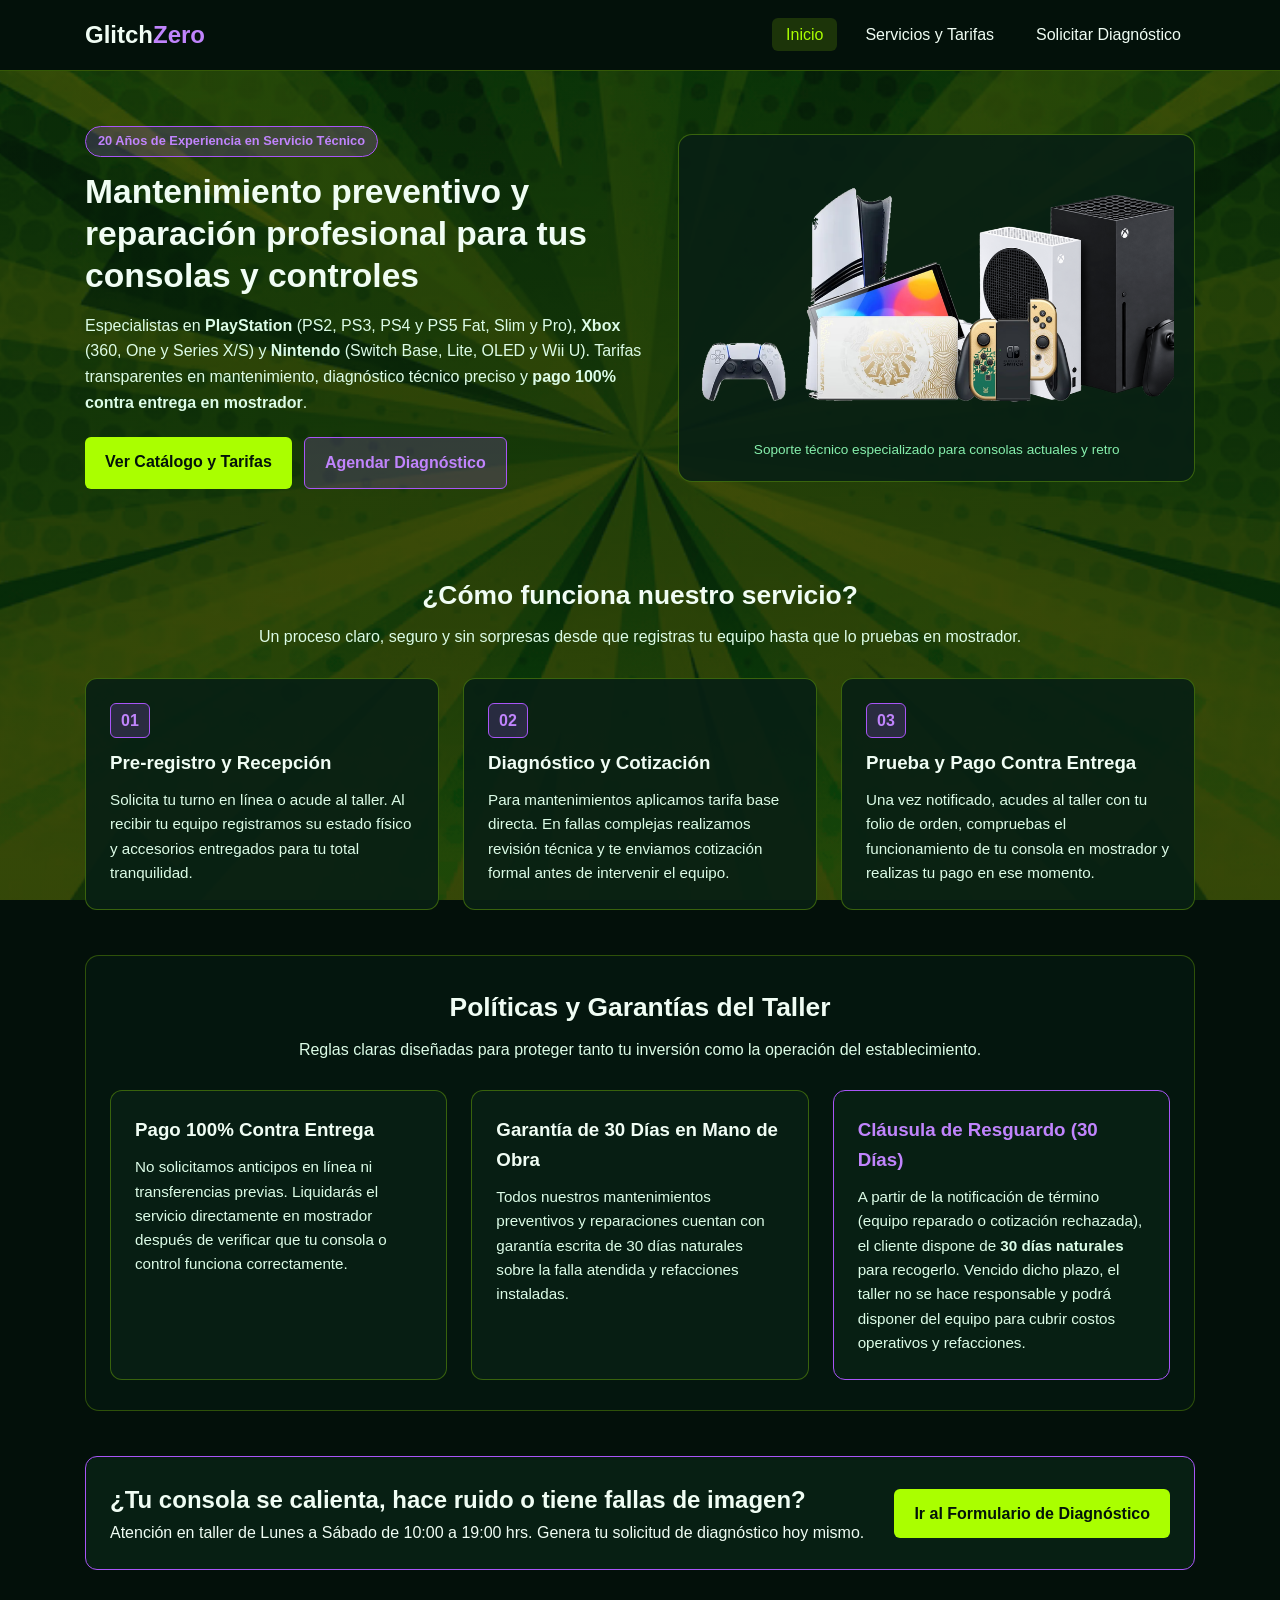
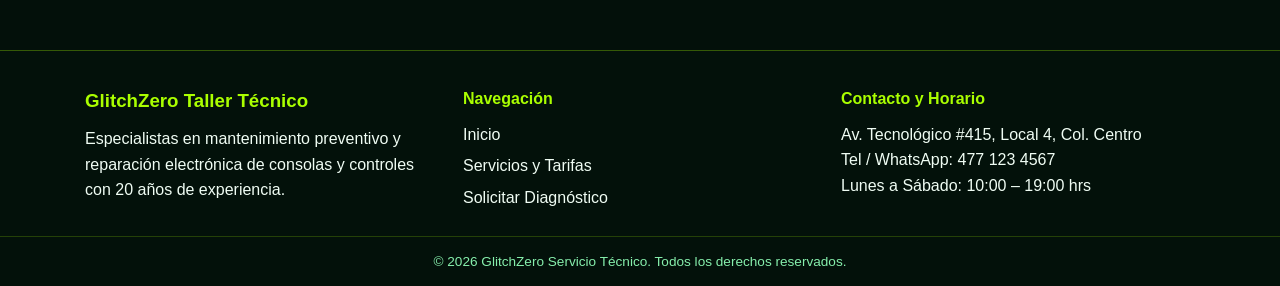
<file: index.html>
<!DOCTYPE html>
<html lang="es">
<head>
    <meta charset="UTF-8">
    <meta name="viewport" content="width=device-width, initial-scale=1.0">
    <meta name="description" content="GlitchZero - Taller especializado en mantenimiento preventivo, diagnóstico técnico y reparación de consolas PlayStation, Xbox y Nintendo.">
    <title>GlitchZero | Taller de Reparación y Mantenimiento de Consolas</title>
    <link rel="stylesheet" href="css/styles.css">
</head>
<body>
    <header class="site-header">
        <nav class="navbar container" aria-label="Navegación principal">
            <a href="index.html" class="brand">Glitch<strong>Zero</strong></a>

            <button
                type="button"
                id="menu-toggle"
                class="menu-toggle"
                aria-label="Abrir menú de navegación"
                aria-expanded="false"
                aria-controls="nav-menu"
            >
                <span></span>
                <span></span>
                <span></span>
            </button>

            <ul id="nav-menu" class="nav-links container">
                <li><a href="index.html" class="nav-link active">Inicio</a></li>
                <li><a href="servicios.html" class="nav-link">Servicios y Tarifas</a></li>
                <li><a href="contacto.html" class="nav-link">Solicitar Diagnóstico</a></li>
            </ul>
        </nav>
    </header>

    <main>
        <section class="hero-section container">
            <article class="hero-content">
                <span class="badge">20 Años de Experiencia en Servicio Técnico</span>
                <h1>Mantenimiento preventivo y reparación profesional para tus consolas y controles</h1>
                <p>
                    Especialistas en <strong>PlayStation</strong> (PS2, PS3, PS4 y PS5 Fat, Slim y Pro),
                    <strong>Xbox</strong> (360, One y Series X/S) y <strong>Nintendo</strong> (Switch Base, Lite, OLED y Wii U).
                    Tarifas transparentes en mantenimiento, diagnóstico técnico preciso y
                    <strong>pago 100% contra entrega en mostrador</strong>.
                </p>
                <div class="hero-actions container">
                    <a href="servicios.html" class="btn btn-primary">Ver Catálogo y Tarifas</a>
                    <a href="contacto.html" class="btn btn-secondary">Agendar Diagnóstico</a>
                </div>
            </article>

            <figure class="hero-visual">
                <img src="img/consolas-hero.png" alt="Consolas PlayStation 5, Nintendo Switch OLED y Xbox Series X y S atendidas en GlitchZero">
                <figcaption>Soporte técnico especializado para consolas actuales y retro</figcaption>
            </figure>
        </section>

        <section class="section-block">
            <header class="section-header">
                <h2>¿Cómo funciona nuestro servicio?</h2>
                <p>Un proceso claro, seguro y sin sorpresas desde que registras tu equipo hasta que lo pruebas en mostrador.</p>
            </header>

            <div class="container">
                <article class="card">
                    <span class="step-number">01</span>
                    <h3>Pre-registro y Recepción</h3>
                    <p>
                        Solicita tu turno en línea o acude al taller. Al recibir tu equipo registramos su estado físico
                        y accesorios entregados para tu total tranquilidad.
                    </p>
                </article>

                <article class="card">
                    <span class="step-number">02</span>
                    <h3>Diagnóstico y Cotización</h3>
                    <p>
                        Para mantenimientos aplicamos tarifa base directa. En fallas complejas realizamos revisión
                        técnica y te enviamos cotización formal antes de intervenir el equipo.
                    </p>
                </article>

                <article class="card">
                    <span class="step-number">03</span>
                    <h3>Prueba y Pago Contra Entrega</h3>
                    <p>
                        Una vez notificado, acudes al taller con tu folio de orden, compruebas el funcionamiento
                        de tu consola en mostrador y realizas tu pago en ese momento.
                    </p>
                </article>
            </div>
        </section>

        <section class="section-block section-alt">
            <header class="section-header">
                <h2>Políticas y Garantías del Taller</h2>
                <p>Reglas claras diseñadas para proteger tanto tu inversión como la operación del establecimiento.</p>
            </header>

            <div class="container">
                <article class="card">
                    <h3>Pago 100% Contra Entrega</h3>
                    <p>
                        No solicitamos anticipos en línea ni transferencias previas. Liquidarás el servicio
                        directamente en mostrador después de verificar que tu consola o control funciona correctamente.
                    </p>
                </article>

                <article class="card">
                    <h3>Garantía de 30 Días en Mano de Obra</h3>
                    <p>
                        Todos nuestros mantenimientos preventivos y reparaciones cuentan con garantía escrita
                        de 30 días naturales sobre la falla atendida y refacciones instaladas.
                    </p>
                </article>

                <article class="card policy-highlight">
                    <h3>Cláusula de Resguardo (30 Días)</h3>
                    <p>
                        A partir de la notificación de término (equipo reparado o cotización rechazada), el cliente
                        dispone de <strong>30 días naturales</strong> para recogerlo. Vencido dicho plazo, el taller
                        no se hace responsable y podrá disponer del equipo para cubrir costos operativos y refacciones.
                    </p>
                </article>
            </div>
        </section>

        <aside class="cta-banner container">
            <div>
                <h2>¿Tu consola se calienta, hace ruido o tiene fallas de imagen?</h2>
                <p>Atención en taller de Lunes a Sábado de 10:00 a 19:00 hrs. Genera tu solicitud de diagnóstico hoy mismo.</p>
            </div>
            <a href="contacto.html" class="btn btn-primary">Ir al Formulario de Diagnóstico</a>
        </aside>
    </main>

    <footer class="site-footer">
        <div class="footer-content container">
            <article>
                <h3>GlitchZero Taller Técnico</h3>
                <p>Especialistas en mantenimiento preventivo y reparación electrónica de consolas y controles con 20 años de experiencia.</p>
            </article>

            <nav aria-label="Enlaces rápidos">
                <h4>Navegación</h4>
                <ul class="footer-links">
                    <li><a href="index.html">Inicio</a></li>
                    <li><a href="servicios.html">Servicios y Tarifas</a></li>
                    <li><a href="contacto.html">Solicitar Diagnóstico</a></li>
                </ul>
            </nav>

            <address>
                <h4>Contacto y Horario</h4>
                <p>Av. Tecnológico #415, Local 4, Col. Centro</p>
                <p>Tel / WhatsApp: <a href="tel:+524771234567">477 123 4567</a></p>
                <p>Lunes a Sábado: 10:00 – 19:00 hrs</p>
            </address>
        </div>
        <p class="footer-bottom">&copy; 2026 GlitchZero Servicio Técnico. Todos los derechos reservados.</p>
    </footer>

    <script src="js/main.js" defer></script>
</body>
</html>
</file>
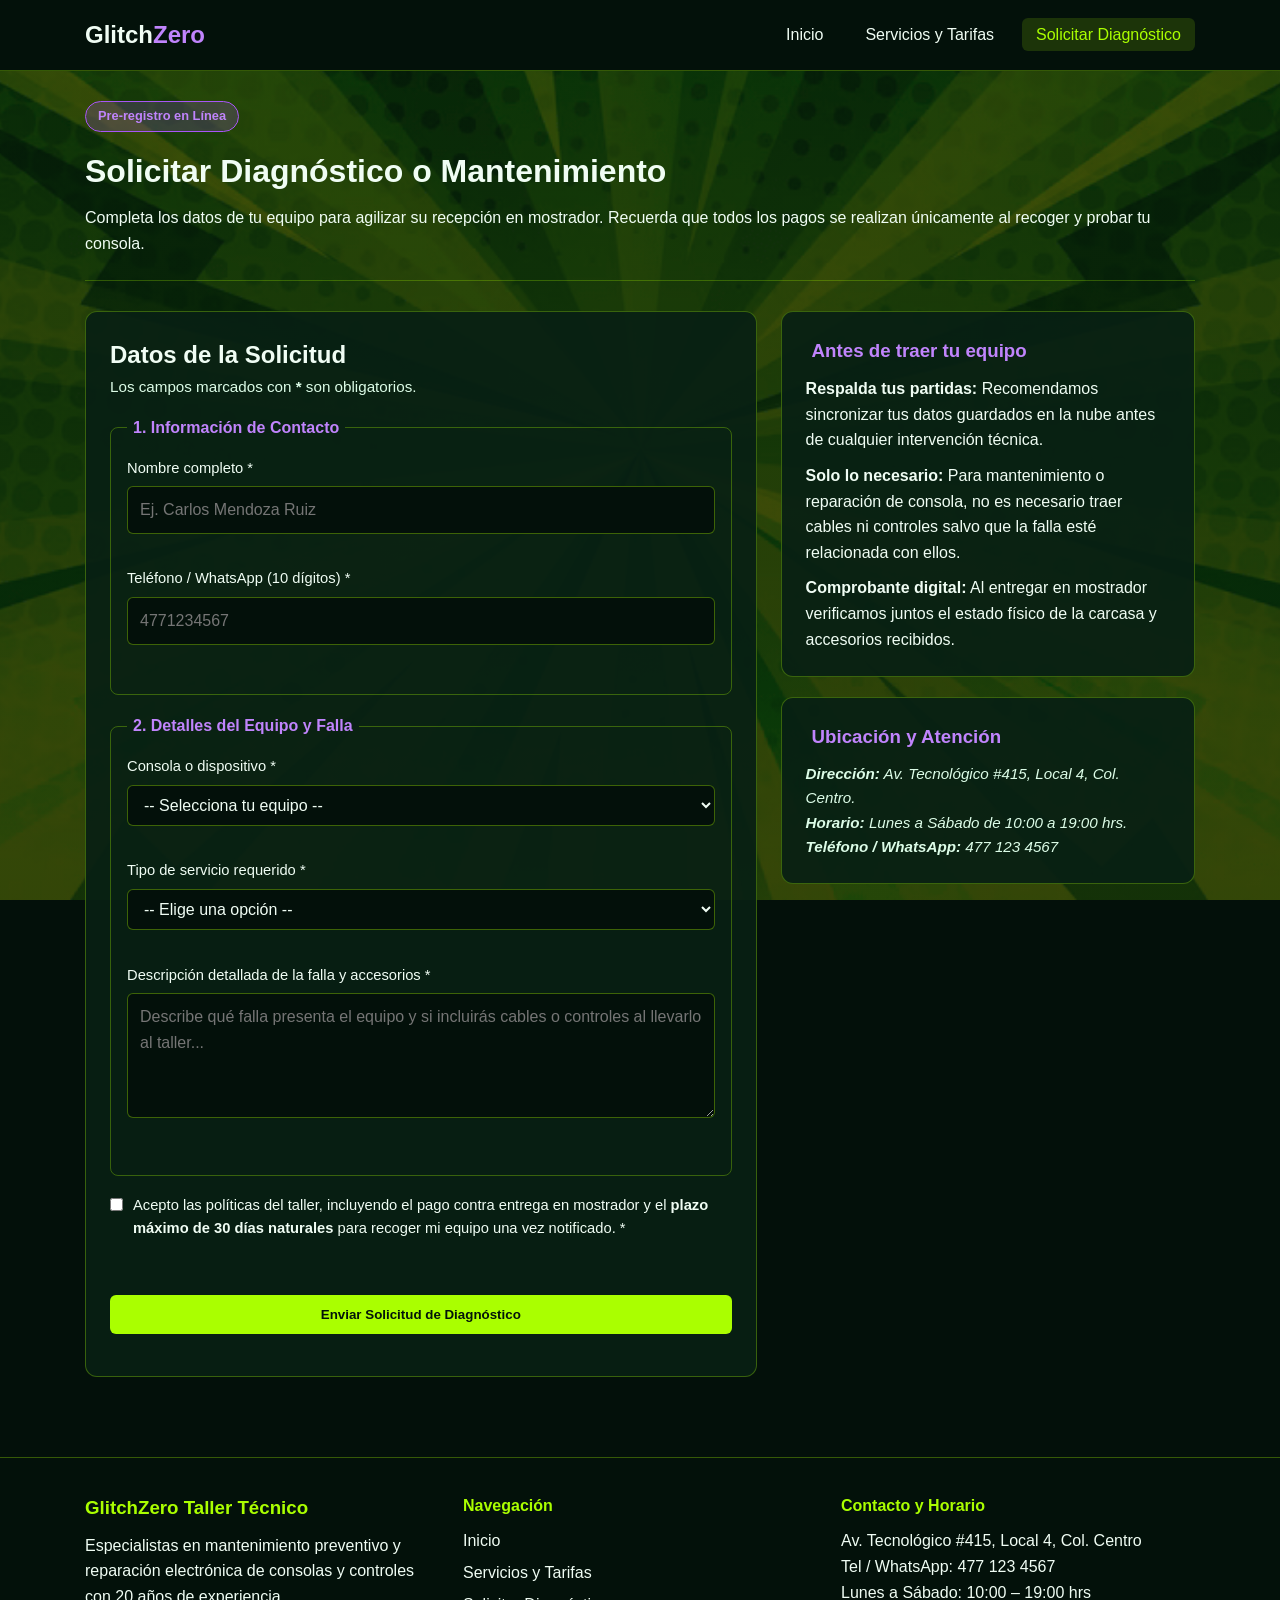
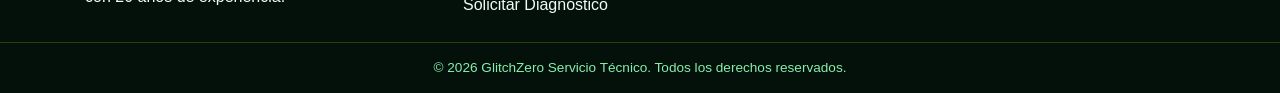
<file: contacto.html>
<!DOCTYPE html>
<html lang="es">
<head>
    <meta charset="UTF-8">
    <meta name="viewport" content="width=device-width, initial-scale=1.0">
    <meta name="description" content="Solicita tu diagnóstico técnico o mantenimiento preventivo en GlitchZero. Registra tu consola y consulta nuestras políticas de resguardo.">
    <title>GlitchZero | Solicitar Diagnóstico y Contacto</title>
    <link rel="stylesheet" href="css/styles.css">
</head>
<body>
    <header class="site-header">
        <nav class="navbar container" aria-label="Navegación principal">
            <a href="index.html" class="brand">Glitch<strong>Zero</strong></a>

            <button
                type="button"
                id="menu-toggle"
                class="menu-toggle"
                aria-label="Abrir menú de navegación"
                aria-expanded="false"
                aria-controls="nav-menu"
            >
                <span></span>
                <span></span>
                <span></span>
            </button>

            <ul id="nav-menu" class="nav-links container">
                <li><a href="index.html" class="nav-link">Inicio</a></li>
                <li><a href="servicios.html" class="nav-link">Servicios y Tarifas</a></li>
                <li><a href="contacto.html" class="nav-link active">Solicitar Diagnóstico</a></li>
            </ul>
        </nav>
    </header>

    <main>
        <section class="page-banner">
            <span class="badge">Pre-registro en Línea</span>
            <h1>Solicitar Diagnóstico o Mantenimiento</h1>
            <p>
                Completa los datos de tu equipo para agilizar su recepción en mostrador.
                Recuerda que todos los pagos se realizan únicamente al recoger y probar tu consola.
            </p>
        </section>

        <section class="contact-layout container">
            <article class="card form-container">
                <h2>Datos de la Solicitud</h2>
                <p class="form-hint">Los campos marcados con <strong>*</strong> son obligatorios.</p>

                <form id="diagnostic-form" action="#resultado-solicitud" method="post" novalidate>
                    <div id="form-alert" class="form-alert" role="alert" aria-live="polite"></div>

                    <fieldset class="form-fieldset">
                        <legend>1. Información de Contacto</legend>

                        <div class="form-group">
                            <label for="nombre">Nombre completo *</label>
                            <input type="text" id="nombre" name="nombre" placeholder="Ej. Carlos Mendoza Ruiz" minlength="3" maxlength="80" required>
                            <small class="error-message" id="error-nombre"></small>
                        </div>

                        <div class="form-group">
                            <label for="telefono">Teléfono / WhatsApp (10 dígitos) *</label>
                            <input type="tel" id="telefono" name="telefono" placeholder="4771234567" pattern="[0-9]{10}" maxlength="10" required>
                            <small class="error-message" id="error-telefono"></small>
                        </div>
                    </fieldset>

                    <fieldset class="form-fieldset">
                        <legend>2. Detalles del Equipo y Falla</legend>

                        <div class="form-group">
                            <label for="equipo">Consola o dispositivo *</label>
                            <select id="equipo" name="equipo" required>
                                <option value="" disabled selected>-- Selecciona tu equipo --</option>
                                <optgroup label="PlayStation">
                                    <option value="PlayStation 5 (Fat / Slim / Pro)">PlayStation 5 (Fat / Slim / Pro)</option>
                                    <option value="PlayStation 4 (Fat / Slim / Pro)">PlayStation 4 (Fat / Slim / Pro)</option>
                                    <option value="PlayStation 2 / PlayStation 3">PlayStation 2 / PlayStation 3</option>
                                </optgroup>
                                <optgroup label="Xbox">
                                    <option value="Xbox Series X / Series S">Xbox Series X / Series S</option>
                                    <option value="Xbox One (Fat / S / X)">Xbox One (Fat / S / X)</option>
                                    <option value="Xbox 360">Xbox 360</option>
                                </optgroup>
                                <optgroup label="Nintendo">
                                    <option value="Nintendo Switch OLED">Nintendo Switch OLED</option>
                                    <option value="Nintendo Switch Base / Lite">Nintendo Switch Base / Lite</option>
                                    <option value="Nintendo Wii U / GameCube">Nintendo Wii U / GameCube</option>
                                </optgroup>
                                <optgroup label="Controles y Accesorios">
                                    <option value="Control DualSense / DualShock">Control PS5 DualSense / DualShock</option>
                                    <option value="Control Xbox / Joy-Con">Control Xbox / Nintendo Joy-Con</option>
                                </optgroup>
                            </select>
                            <small class="error-message" id="error-equipo"></small>
                        </div>

                        <div class="form-group">
                            <label for="servicio">Tipo de servicio requerido *</label>
                            <select id="servicio" name="servicio" required>
                                <option value="" disabled selected>-- Elige una opción --</option>
                                <option value="Mantenimiento Preventivo ($450 - $650 MXN)">Mantenimiento Preventivo (Tarifa Base)</option>
                                <option value="Reparación de Drift en Control ($350 MXN)">Reparación de Drift en Control (Tarifa Base)</option>
                                <option value="Diagnóstico Puerto HDMI">Diagnóstico: Puerto HDMI dañado</option>
                                <option value="Diagnóstico Encendido / Fuente">Diagnóstico: No enciende o se apaga</option>
                                <option value="Diagnóstico Carga / Pantalla Switch / Wii U">Diagnóstico: Centro de carga o pantalla</option>
                                <option value="Otro Diagnóstico Técnico">Otra falla (Requiere revisión en taller)</option>
                            </select>
                            <small class="error-message" id="error-servicio"></small>
                        </div>

                        <div class="form-group">
                            <label for="descripcion">Descripción detallada de la falla y accesorios *</label>
                            <textarea id="descripcion" name="descripcion" rows="4" minlength="15" maxlength="500" placeholder="Describe qué falla presenta el equipo y si incluirás cables o controles al llevarlo al taller..." required></textarea>
                            <small class="error-message" id="error-descripcion"></small>
                        </div>
                    </fieldset>

                    <div class="form-group">
                        <div class="checkbox-group">
                            <input type="checkbox" id="politicas" name="politicas" required>
                            <label for="politicas">
                                Acepto las políticas del taller, incluyendo el pago contra entrega en mostrador y el
                                <strong>plazo máximo de 30 días naturales</strong> para recoger mi equipo una vez notificado. *
                            </label>
                        </div>
                        <small class="error-message" id="error-politicas"></small>
                    </div>

                    <button type="submit" class="btn btn-primary btn-full">Enviar Solicitud de Diagnóstico</button>
                </form>

                <output id="resultado-solicitud" aria-live="polite"></output>
            </article>

            <aside class="contact-aside">
                <article class="card">
                    <h3>Antes de traer tu equipo</h3>
                    <ul class="info-list">
                        <li><strong>Respalda tus partidas:</strong> Recomendamos sincronizar tus datos guardados en la nube antes de cualquier intervención técnica.</li>
                        <li><strong>Solo lo necesario:</strong> Para mantenimiento o reparación de consola, no es necesario traer cables ni controles salvo que la falla esté relacionada con ellos.</li>
                        <li><strong>Comprobante digital:</strong> Al entregar en mostrador verificamos juntos el estado físico de la carcasa y accesorios recibidos.</li>
                    </ul>
                </article>

                <article class="card">
                    <h3>Ubicación y Atención</h3>
                    <address>
                        <p><strong>Dirección:</strong> Av. Tecnológico #415, Local 4, Col. Centro.</p>
                        <p><strong>Horario:</strong> Lunes a Sábado de 10:00 a 19:00 hrs.</p>
                        <p><strong>Teléfono / WhatsApp:</strong> 477 123 4567</p>
                    </address>
                </article>
            </aside>
        </section>
    </main>

    <footer class="site-footer">
        <div class="footer-content container">
            <article>
                <h3>GlitchZero Taller Técnico</h3>
                <p>Especialistas en mantenimiento preventivo y reparación electrónica de consolas y controles con 20 años de experiencia.</p>
            </article>

            <nav aria-label="Enlaces rápidos">
                <h4>Navegación</h4>
                <ul class="footer-links">
                    <li><a href="index.html">Inicio</a></li>
                    <li><a href="servicios.html">Servicios y Tarifas</a></li>
                    <li><a href="contacto.html">Solicitar Diagnóstico</a></li>
                </ul>
            </nav>

            <address>
                <h4>Contacto y Horario</h4>
                <p>Av. Tecnológico #415, Local 4, Col. Centro</p>
                <p>Tel / WhatsApp: <a href="tel:+524771234567">477 123 4567</a></p>
                <p>Lunes a Sábado: 10:00 – 19:00 hrs</p>
            </address>
        </div>
        <p class="footer-bottom">&copy; 2026 GlitchZero Servicio Técnico. Todos los derechos reservados.</p>
    </footer>

    <script src="js/main.js" defer></script>
</body>
</html>
</file>
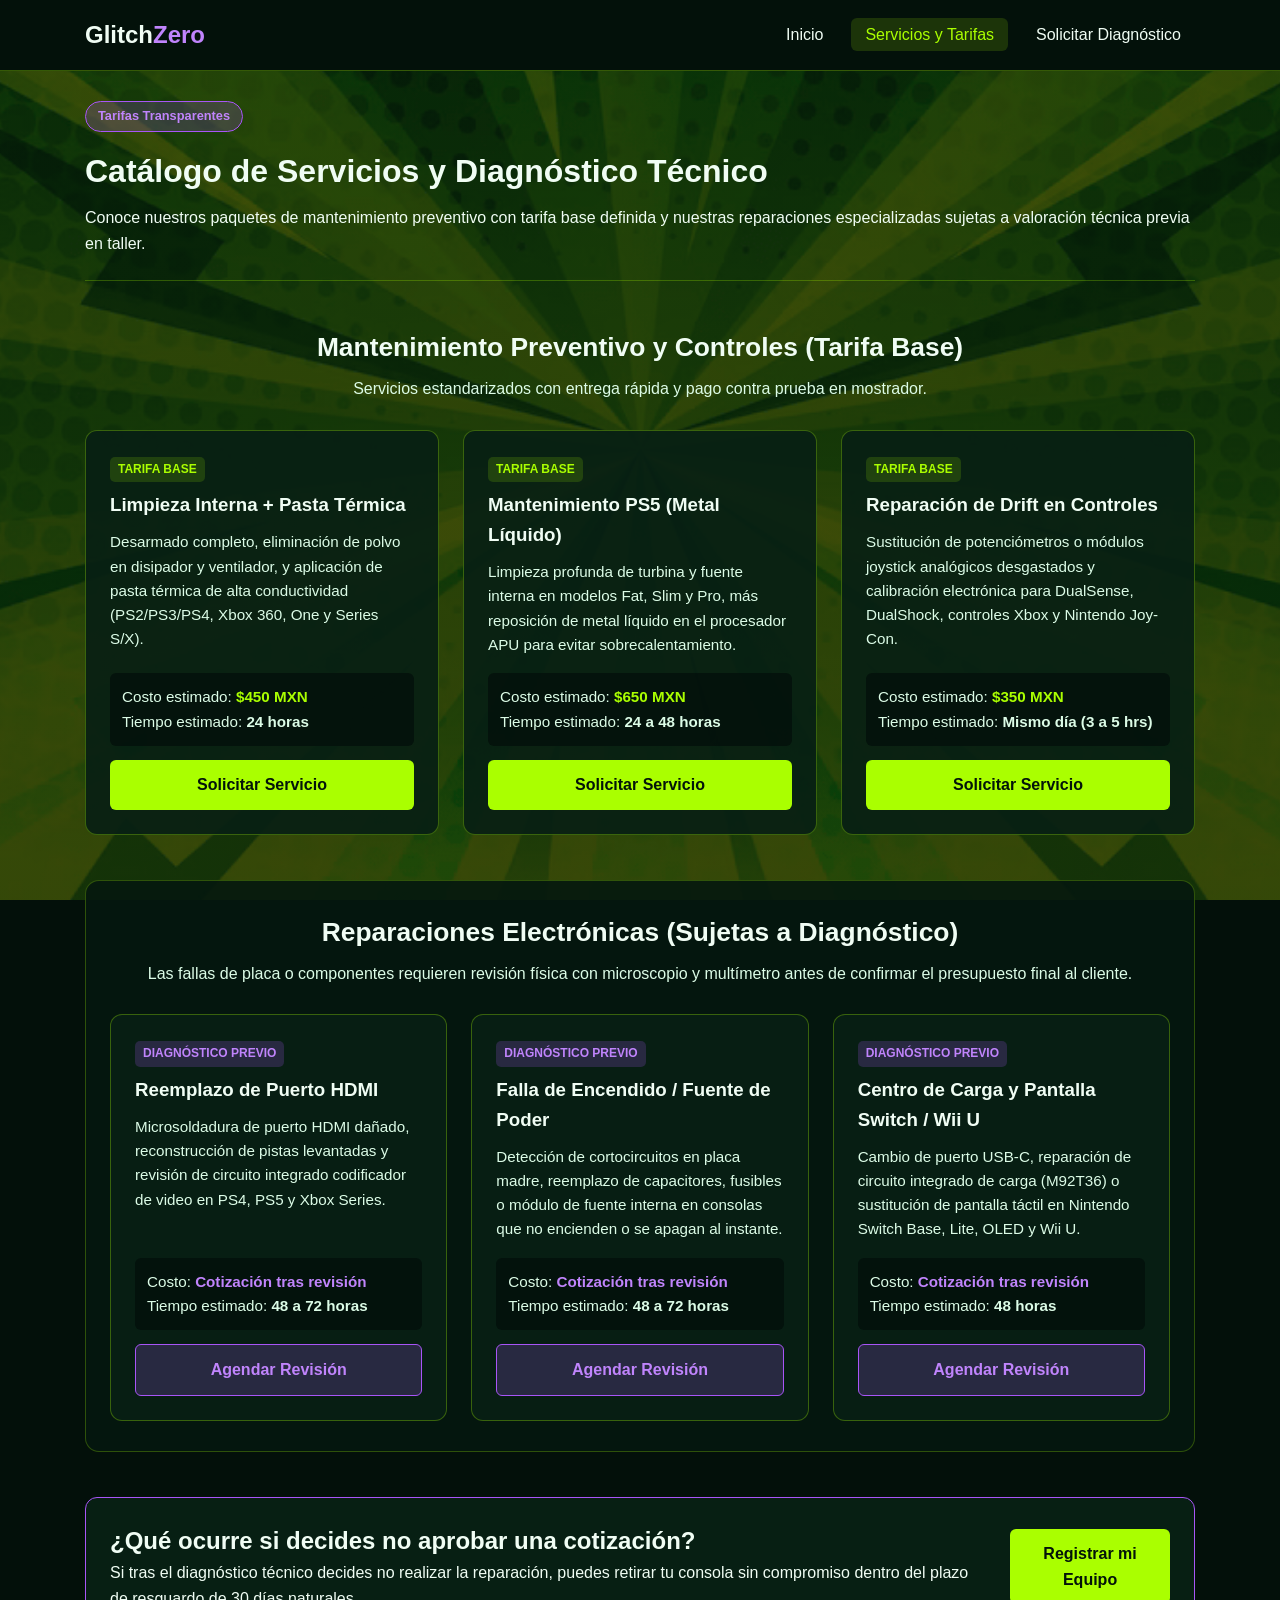
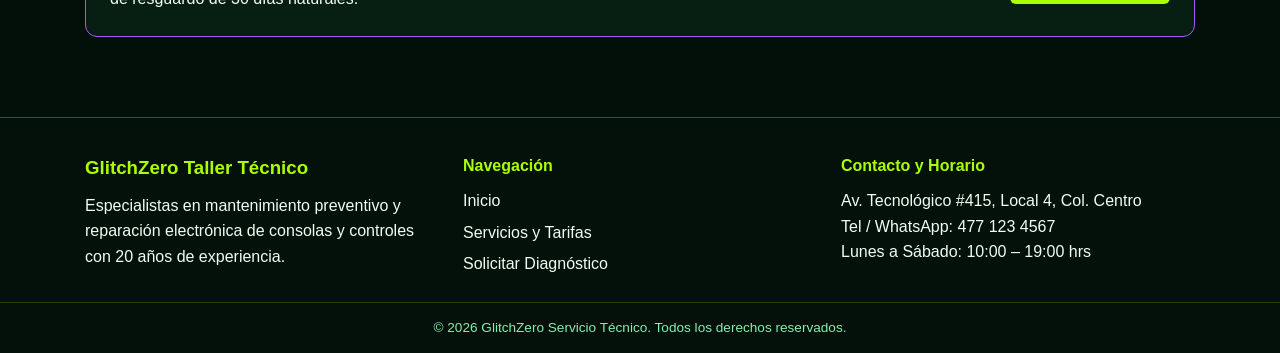
<file: servicios.html>
<!DOCTYPE html>
<html lang="es">
<head>
    <meta charset="UTF-8">
    <meta name="viewport" content="width=device-width, initial-scale=1.0">
    <meta name="description" content="Catálogo de servicios de mantenimiento con tarifas base y diagnósticos técnicos para consolas PlayStation, Xbox y Nintendo Switch en GlitchZero.">
    <title>GlitchZero | Catálogo de Servicios y Tarifas Base</title>
    <link rel="stylesheet" href="css/styles.css">
</head>
<body>
    <header class="site-header">
        <nav class="navbar container" aria-label="Navegación principal">
            <a href="index.html" class="brand">Glitch<strong>Zero</strong></a>

            <button
                type="button"
                id="menu-toggle"
                class="menu-toggle"
                aria-label="Abrir menú de navegación"
                aria-expanded="false"
                aria-controls="nav-menu"
            >
                <span></span>
                <span></span>
                <span></span>
            </button>

            <ul id="nav-menu" class="nav-links container">
                <li><a href="index.html" class="nav-link">Inicio</a></li>
                <li><a href="servicios.html" class="nav-link active">Servicios y Tarifas</a></li>
                <li><a href="contacto.html" class="nav-link">Solicitar Diagnóstico</a></li>
            </ul>
        </nav>
    </header>

    <main>
        <section class="page-banner">
            <span class="badge">Tarifas Transparentes</span>
            <h1>Catálogo de Servicios y Diagnóstico Técnico</h1>
            <p>
                Conoce nuestros paquetes de mantenimiento preventivo con tarifa base definida y nuestras
                reparaciones especializadas sujetas a valoración técnica previa en taller.
            </p>
        </section>

        <section class="section-block">
            <header class="section-header">
                <h2>Mantenimiento Preventivo y Controles (Tarifa Base)</h2>
                <p>Servicios estandarizados con entrega rápida y pago contra prueba en mostrador.</p>
            </header>

            <div class="container">
                <article class="card service-card">
                    <div>
                        <span class="service-tag tag-base">Tarifa Base</span>
                        <h3>Limpieza Interna + Pasta Térmica</h3>
                        <p>
                            Desarmado completo, eliminación de polvo en disipador y ventilador, y aplicación de
                            pasta térmica de alta conductividad (PS2/PS3/PS4, Xbox 360, One y Series S/X).
                        </p>
                    </div>
                    <div>
                        <div class="service-meta">
                            <p>Costo estimado: <strong class="price">$450 MXN</strong></p>
                            <p>Tiempo estimado: <strong>24 horas</strong></p>
                        </div>
                        <a href="contacto.html" class="btn btn-primary btn-full">Solicitar Servicio</a>
                    </div>
                </article>

                <article class="card service-card">
                    <div>
                        <span class="service-tag tag-base">Tarifa Base</span>
                        <h3>Mantenimiento PS5 (Metal Líquido)</h3>
                        <p>
                            Limpieza profunda de turbina y fuente interna en modelos Fat, Slim y Pro, más
                            reposición de metal líquido en el procesador APU para evitar sobrecalentamiento.
                        </p>
                    </div>
                    <div>
                        <div class="service-meta">
                            <p>Costo estimado: <strong class="price">$650 MXN</strong></p>
                            <p>Tiempo estimado: <strong>24 a 48 horas</strong></p>
                        </div>
                        <a href="contacto.html" class="btn btn-primary btn-full">Solicitar Servicio</a>
                    </div>
                </article>

                <article class="card service-card">
                    <div>
                        <span class="service-tag tag-base">Tarifa Base</span>
                        <h3>Reparación de Drift en Controles</h3>
                        <p>
                            Sustitución de potenciómetros o módulos joystick analógicos desgastados y calibración
                            electrónica para DualSense, DualShock, controles Xbox y Nintendo Joy-Con.
                        </p>
                    </div>
                    <div>
                        <div class="service-meta">
                            <p>Costo estimado: <strong class="price">$350 MXN</strong></p>
                            <p>Tiempo estimado: <strong>Mismo día (3 a 5 hrs)</strong></p>
                        </div>
                        <a href="contacto.html" class="btn btn-primary btn-full">Solicitar Servicio</a>
                    </div>
                </article>
            </div>
        </section>

        <section class="section-block section-alt">
            <header class="section-header">
                <h2>Reparaciones Electrónicas (Sujetas a Diagnóstico)</h2>
                <p>
                    Las fallas de placa o componentes requieren revisión física con microscopio y multímetro
                    antes de confirmar el presupuesto final al cliente.
                </p>
            </header>

            <div class="container">
                <article class="card service-card">
                    <div>
                        <span class="service-tag tag-diag">Diagnóstico Previo</span>
                        <h3>Reemplazo de Puerto HDMI</h3>
                        <p>
                            Microsoldadura de puerto HDMI dañado, reconstrucción de pistas levantadas y revisión
                            de circuito integrado codificador de video en PS4, PS5 y Xbox Series.
                        </p>
                    </div>
                    <div>
                        <div class="service-meta">
                            <p>Costo: <strong class="price-quote">Cotización tras revisión</strong></p>
                            <p>Tiempo estimado: <strong>48 a 72 horas</strong></p>
                        </div>
                        <a href="contacto.html" class="btn btn-secondary btn-full">Agendar Revisión</a>
                    </div>
                </article>

                <article class="card service-card">
                    <div>
                        <span class="service-tag tag-diag">Diagnóstico Previo</span>
                        <h3>Falla de Encendido / Fuente de Poder</h3>
                        <p>
                            Detección de cortocircuitos en placa madre, reemplazo de capacitores, fusibles o
                            módulo de fuente interna en consolas que no encienden o se apagan al instante.
                        </p>
                    </div>
                    <div>
                        <div class="service-meta">
                            <p>Costo: <strong class="price-quote">Cotización tras revisión</strong></p>
                            <p>Tiempo estimado: <strong>48 a 72 horas</strong></p>
                        </div>
                        <a href="contacto.html" class="btn btn-secondary btn-full">Agendar Revisión</a>
                    </div>
                </article>

                <article class="card service-card">
                    <div>
                        <span class="service-tag tag-diag">Diagnóstico Previo</span>
                        <h3>Centro de Carga y Pantalla Switch / Wii U</h3>
                        <p>
                            Cambio de puerto USB-C, reparación de circuito integrado de carga (M92T36) o
                            sustitución de pantalla táctil en Nintendo Switch Base, Lite, OLED y Wii U.
                        </p>
                    </div>
                    <div>
                        <div class="service-meta">
                            <p>Costo: <strong class="price-quote">Cotización tras revisión</strong></p>
                            <p>Tiempo estimado: <strong>48 horas</strong></p>
                        </div>
                        <a href="contacto.html" class="btn btn-secondary btn-full">Agendar Revisión</a>
                    </div>
                </article>
            </div>
        </section>

        <aside class="cta-banner container">
            <div>
                <h2>¿Qué ocurre si decides no aprobar una cotización?</h2>
                <p>
                    Si tras el diagnóstico técnico decides no realizar la reparación, puedes retirar tu consola
                    sin compromiso dentro del plazo de resguardo de 30 días naturales.
                </p>
            </div>
            <a href="contacto.html" class="btn btn-primary">Registrar mi Equipo</a>
        </aside>
    </main>

    <footer class="site-footer">
        <div class="footer-content container">
            <article>
                <h3>GlitchZero Taller Técnico</h3>
                <p>Especialistas en mantenimiento preventivo y reparación electrónica de consolas y controles con 20 años de experiencia.</p>
            </article>

            <nav aria-label="Enlaces rápidos">
                <h4>Navegación</h4>
                <ul class="footer-links">
                    <li><a href="index.html">Inicio</a></li>
                    <li><a href="servicios.html">Servicios y Tarifas</a></li>
                    <li><a href="contacto.html">Solicitar Diagnóstico</a></li>
                </ul>
            </nav>

            <address>
                <h4>Contacto y Horario</h4>
                <p>Av. Tecnológico #415, Local 4, Col. Centro</p>
                <p>Tel / WhatsApp: <a href="tel:+524771234567">477 123 4567</a></p>
                <p>Lunes a Sábado: 10:00 – 19:00 hrs</p>
            </address>
        </div>
        <p class="footer-bottom">&copy; 2026 GlitchZero Servicio Técnico. Todos los derechos reservados.</p>
    </footer>

    <script src="js/main.js" defer></script>
</body>
</html>
</file>
<file: css/styles.css>
* {
    box-sizing: border-box;
    margin: 0;
    padding: 0;
}

body {
    font-family: 'Segoe UI', Arial, sans-serif;
    color: #f0fdf4;
    line-height: 1.6;
    background:
        linear-gradient(rgba(3, 16, 10, 0.72), rgba(3, 16, 10, 0.82)),
        url('../img/fondo.png') center / cover no-repeat fixed #03100a;
}

img {
    max-width: 100%;
    height: auto;
    display: block;
}

a {
    color: inherit;
    text-decoration: none;
}

ul {
    list-style: none;
}

main {
    max-width: 1150px;
    margin: 0 auto;
    padding: 30px 20px;
}

/* Contenedor flexible principal */
.container {
    display: flex;
    gap: 24px;
}

/* Navegacion */
.site-header {
    position: sticky;
    top: 0;
    z-index: 1000;
    background-color: #03110a;
    border-bottom: 1px solid rgba(170, 255, 0, 0.3);
}

.navbar {
    max-width: 1150px;
    margin: 0 auto;
    padding: 16px 20px;
    align-items: center;
    justify-content: space-between;
    position: relative;
}

.brand {
    font-size: 1.5rem;
    font-weight: bold;
}

.brand strong {
    color: #c084fc;
}

.nav-links {
    gap: 14px;
}

.nav-link {
    padding: 8px 14px;
    border-radius: 6px;
}

.nav-link:hover,
.nav-link.active {
    background-color: rgba(170, 255, 0, 0.15);
    color: #aaff00;
}

/* Boton hamburguesa (oculto en escritorio) */
.menu-toggle {
    display: none;
    flex-direction: column;
    justify-content: space-between;
    width: 30px;
    height: 22px;
    background: transparent;
    border: none;
    cursor: pointer;
    padding: 0;
    z-index: 1001;
}

.menu-toggle span {
    display: block;
    width: 100%;
    height: 3px;
    background-color: #aaff00;
    border-radius: 3px;
    transition: transform 0.3s ease, opacity 0.3s ease;
}

.menu-toggle.active span:nth-child(1) {
    transform: translateY(9.5px) rotate(45deg);
}

.menu-toggle.active span:nth-child(2) {
    opacity: 0;
}

.menu-toggle.active span:nth-child(3) {
    transform: translateY(-9.5px) rotate(-45deg);
}

/* Botones y etiquetas */
.badge {
    display: inline-block;
    background-color: rgba(168, 85, 247, 0.2);
    color: #c084fc;
    border: 1px solid #a855f7;
    font-size: 0.8rem;
    font-weight: bold;
    padding: 4px 12px;
    border-radius: 20px;
    margin-bottom: 14px;
}

.btn {
    display: inline-block;
    padding: 12px 20px;
    border-radius: 6px;
    font-weight: bold;
    text-align: center;
    cursor: pointer;
    border: none;
}

.btn-primary {
    background-color: #aaff00;
    color: #031409;
}

.btn-primary:hover {
    background-color: #c4ff4d;
}

.btn-secondary {
    background-color: rgba(168, 85, 247, 0.2);
    color: #c084fc;
    border: 1px solid #a855f7;
}

.btn-secondary:hover {
    background-color: #a855f7;
    color: #ffffff;
}

.btn-full {
    width: 100%;
    margin-top: 14px;
}

/* Secciones y tarjetas */
.hero-section {
    align-items: center;
    padding: 25px 0 40px;
}

.hero-content {
    flex: 1.2;
}

.hero-content h1 {
    font-size: 2.1rem;
    line-height: 1.25;
    margin-bottom: 16px;
}

.hero-content p {
    color: #dcfce7;
    margin-bottom: 22px;
}

.hero-actions {
    gap: 12px;
}

.hero-visual {
    flex: 1;
    background-color: rgba(8, 32, 20, 0.9);
    border: 1px solid rgba(170, 255, 0, 0.3);
    border-radius: 14px;
    padding: 20px;
    text-align: center;
}

.hero-visual figcaption {
    margin-top: 10px;
    font-size: 0.85rem;
    color: #86efac;
}

.section-block {
    margin-top: 45px;
}

.section-alt {
    background-color: rgba(5, 24, 15, 0.9);
    border: 1px solid rgba(170, 255, 0, 0.25);
    border-radius: 14px;
    padding: 30px 24px;
}

.section-header {
    text-align: center;
    margin-bottom: 28px;
}

.section-header h2 {
    font-size: 1.65rem;
    margin-bottom: 8px;
}

.section-header p {
    color: #dcfce7;
}

.card {
    flex: 1;
    background-color: rgba(8, 32, 20, 0.92);
    border: 1px solid rgba(170, 255, 0, 0.3);
    border-radius: 12px;
    padding: 24px;
}

.card h3 {
    margin-bottom: 10px;
}

.card p {
    color: #dcfce7;
    font-size: 0.95rem;
}

.step-number {
    display: inline-block;
    color: #c084fc;
    background-color: rgba(168, 85, 247, 0.2);
    border: 1px solid #a855f7;
    font-weight: bold;
    padding: 4px 10px;
    border-radius: 6px;
    margin-bottom: 10px;
}

.policy-highlight {
    border-color: #a855f7;
}

.policy-highlight h3 {
    color: #c084fc;
}

.cta-banner {
    margin-top: 45px;
    background-color: rgba(8, 32, 20, 0.94);
    border: 1px solid #a855f7;
    border-radius: 12px;
    padding: 24px;
    align-items: center;
    justify-content: space-between;
}

/* Catalogo de servicios */
.page-banner {
    padding-bottom: 24px;
    border-bottom: 1px solid rgba(170, 255, 0, 0.25);
}

.page-banner h1 {
    font-size: 2rem;
    margin-bottom: 8px;
}

.service-card {
    display: flex;
    flex-direction: column;
    justify-content: space-between;
}

.service-tag {
    display: inline-block;
    font-size: 0.75rem;
    font-weight: bold;
    text-transform: uppercase;
    padding: 3px 8px;
    border-radius: 5px;
    margin-bottom: 8px;
}

.tag-base {
    background-color: rgba(170, 255, 0, 0.15);
    color: #aaff00;
}

.tag-diag {
    background-color: rgba(168, 85, 247, 0.2);
    color: #c084fc;
}

.service-meta {
    margin-top: 16px;
    padding: 12px;
    background-color: rgba(3, 16, 10, 0.8);
    border-radius: 6px;
}

.price {
    color: #aaff00;
}

.price-quote {
    color: #c084fc;
}

/* Formulario y contacto */
.contact-layout {
    margin-top: 30px;
    align-items: flex-start;
}

.form-container {
    flex: 1.5;
}

.contact-aside {
    flex: 1;
    display: flex;
    flex-direction: column;
    gap: 20px;
}

.form-hint {
    color: #86efac;
    font-size: 0.9rem;
    margin-bottom: 16px;
}

.form-fieldset {
    border: 1px solid rgba(170, 255, 0, 0.3);
    border-radius: 8px;
    padding: 16px;
    margin-bottom: 18px;
}

.form-fieldset legend,
.contact-aside h3 {
    color: #c084fc;
    font-weight: bold;
    padding: 0 6px;
}

.form-group {
    margin-bottom: 14px;
}

.form-group label {
    display: block;
    margin-bottom: 6px;
    font-size: 0.92rem;
}

input[type="text"],
input[type="tel"],
select,
textarea {
    width: 100%;
    padding: 10px 12px;
    background-color: #03100a;
    border: 1px solid rgba(170, 255, 0, 0.35);
    border-radius: 6px;
    color: #f0fdf4;
    font: inherit;
    transition: border-color 0.25s ease, background-color 0.25s ease;
}

select option,
select optgroup {
    background-color: #03100a;
    color: #f0fdf4;
}

input:focus,
select:focus,
textarea:focus {
    outline: none;
    border-color: #aaff00;
}

.checkbox-group {
    display: flex;
    gap: 10px;
    align-items: flex-start;
}

.checkbox-group input {
    margin-top: 4px;
    accent-color: #aaff00;
}

.info-list {
    display: flex;
    flex-direction: column;
    gap: 10px;
    margin-top: 10px;
}

/* Estados visuales de validacion (Ambar calido suave sobre fondo oscuro solido) */
input.input-error,
select.input-error,
textarea.input-error {
    border: 2px solid #fb923c !important;
    background-color: #1a1108 !important;
    color: #f0fdf4 !important;
}

input.input-success,
select.input-success,
textarea.input-success {
    border: 2px solid #aaff00 !important;
    background-color: #03100a !important;
}

.error-message {
    display: block;
    color: #fdba74;
    font-size: 0.84rem;
    margin-top: 5px;
    min-height: 1.1em;
    font-weight: 500;
}

.form-alert {
    display: none;
    padding: 12px 14px;
    margin-bottom: 16px;
    border-radius: 8px;
    font-weight: 600;
    font-size: 0.92rem;
}

.form-alert.alert-error {
    display: block;
    background-color: #1a1108;
    border: 1px solid #fb923c;
    color: #fed7aa;
}

.form-alert.alert-success {
    display: block;
    background-color: rgba(170, 255, 0, 0.14);
    border: 1px solid #aaff00;
    color: #dcfce7;
}

#resultado-solicitud {
    display: block;
    margin-top: 18px;
}

.receipt-card {
    background-color: rgba(3, 16, 10, 0.92);
    border: 1px solid #aaff00;
    border-radius: 10px;
    padding: 18px;
    color: #f0fdf4;
}

.receipt-card h3 {
    color: #aaff00;
    margin-bottom: 8px;
}

.receipt-card p {
    margin-bottom: 6px;
    font-size: 0.92rem;
}

/* Footer */
.site-footer {
    background-color: #03110a;
    border-top: 1px solid rgba(170, 255, 0, 0.3);
    margin-top: 50px;
}

.footer-content {
    max-width: 1150px;
    margin: 0 auto;
    padding: 35px 20px 25px;
}

.footer-content article,
.footer-content nav,
.footer-content address {
    flex: 1;
    font-style: normal;
}

.footer-content h3,
.footer-content h4 {
    color: #aaff00;
    margin-bottom: 10px;
}

.footer-links {
    display: flex;
    flex-direction: column;
    gap: 6px;
}

.footer-links a:hover {
    color: #c084fc;
}

.footer-bottom {
    text-align: center;
    padding: 14px;
    border-top: 1px solid rgba(170, 255, 0, 0.2);
    color: #86efac;
    font-size: 0.85rem;
}

/* Responsive para tablets y moviles (menu hamburguesa <= 768px) */
@media screen and (max-width: 768px) {
    .menu-toggle {
        display: flex;
    }

    .nav-links {
        display: none;
        flex-direction: column;
        position: absolute;
        top: 100%;
        left: 0;
        right: 0;
        width: 100%;
        background-color: #03110a;
        border-bottom: 1px solid rgba(170, 255, 0, 0.35);
        padding: 14px 20px 18px;
        gap: 10px;
        z-index: 999;
    }

    .nav-links.active {
        display: flex;
    }

    .nav-link {
        display: block;
        width: 100%;
    }
}

/* Responsive para pantallas pequeñas */
@media screen and (max-width: 600px) {
    .container {
        flex-direction: column;
    }

    .navbar.container {
        flex-direction: row;
    }
}
</file>
